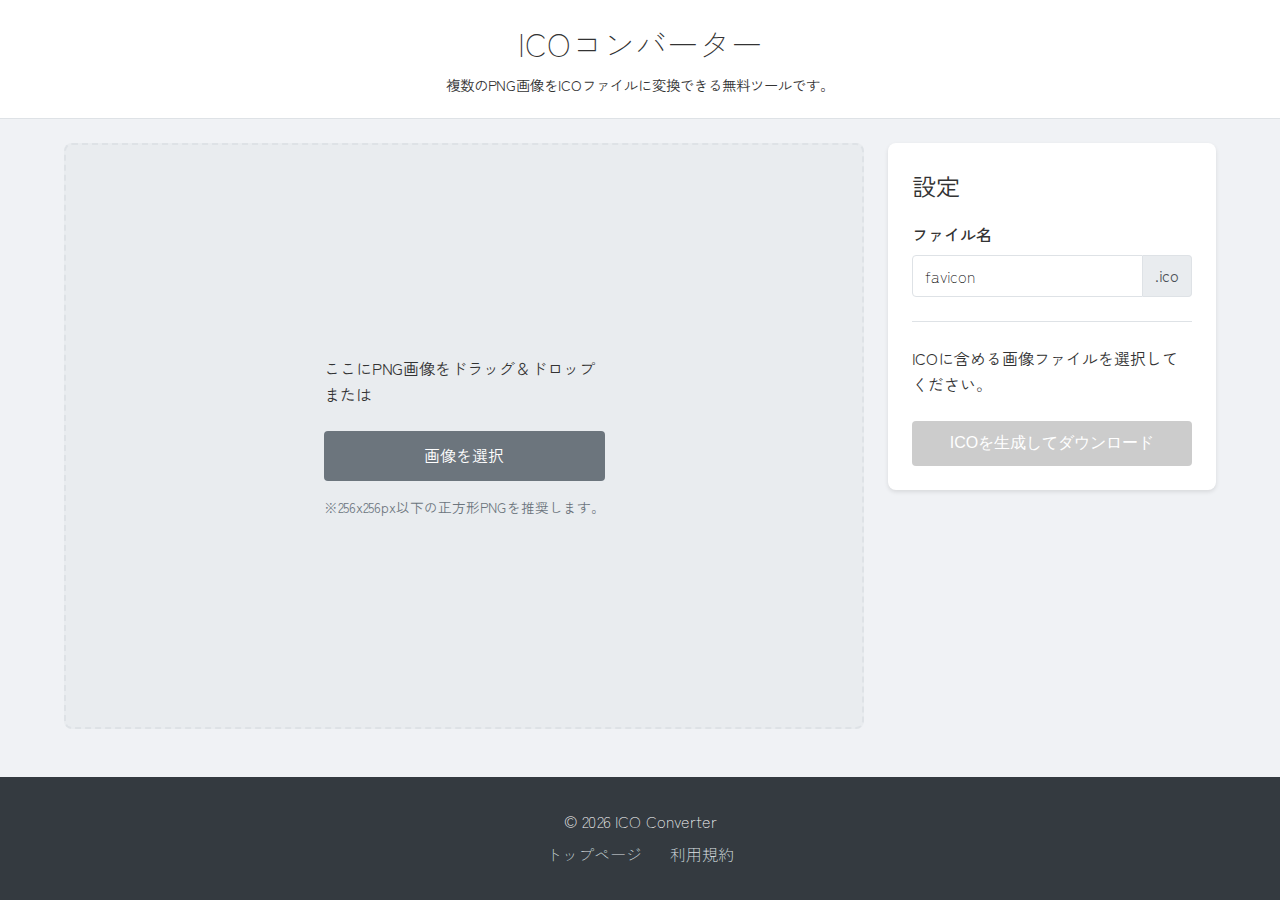
<file: index.html>
<!DOCTYPE html>
<html lang="ja">
<head>
    <meta charset="UTF-8">
    <meta name="viewport" content="width=device-width, initial-scale=1.0">
    <title>ICOコンバーター</title>
    <meta name="description" content="複数のPNG画像を、単一のICOファイルに一括変換できる無料のウェブツールです。ソフトウェアのインストールは不要です。">
    <link rel="canonical" href="https://example.com/">
    
    <link rel="preconnect" href="https://fonts.googleapis.com">
    <link rel="preconnect" href="https://fonts.gstatic.com" crossorigin>
    <link href="https://fonts.googleapis.com/css2?family=Zen+Kaku+Gothic+New:wght@300;400;500;700&display=swap" rel="stylesheet">
    
    <link rel="stylesheet" href="style.css">
</head>
<body>
    <header>
        <h1>ICOコンバーター</h1>
        <p>複数のPNG画像をICOファイルに変換できる無料ツールです。</p>
    </header>

    <main class="app-container">
        <section class="workspace" aria-labelledby="workspace-heading">
            <h2 id="workspace-heading" class="sr-only">画像ワークスペース</h2>
            <div id="upload-prompt">
                <p>ここにPNG画像をドラッグ＆ドロップ<br>または</p>
                <label for="image-loader" class="button">画像を選択</label>
                <input type="file" id="image-loader" name="image-loader" accept="image/png" multiple hidden>
                <p class="upload-note">※256x256px以下の正方形PNGを推奨します。</p>
            </div>
            <div id="preview-container" class="hidden">
                    <!-- プレビュー画像がここに追加されます -->
            </div>
            <button id="add-more-btn" class="add-button hidden" title="画像を追加">+</button>
        </section>

        <aside class="controls" aria-labelledby="controls-heading">
            <h2 id="controls-heading">設定</h2>

            <fieldset>
                <legend>ファイル名</legend>
                <div class="filename-wrapper">
                    <input type="text" id="filename-input" value="favicon" placeholder="favicon">
                    <span class="file-extension">.ico</span>
                </div>
            </fieldset>

            <div class="divider"></div>

            <p id="image-info">ICOに含める画像ファイルを選択してください。</p>
            <button id="generate-btn" class="button primary" disabled>ICOを生成してダウンロード</button>
            <button id="reset-btn" class="button hidden">リセット</button>
        </aside>
    </main>

    <footer>
        <p>© <span id="year"></span> ICO Converter</p>
        <nav>
            <a href="index.html">トップページ</a>
            <a href="terms.html">利用規約</a>
        </nav>
    </footer>

    <script src="script.js"></script>
    <script>
        document.getElementById('year').textContent = new Date().getFullYear();
    </script>
</body>
</html>
</file>
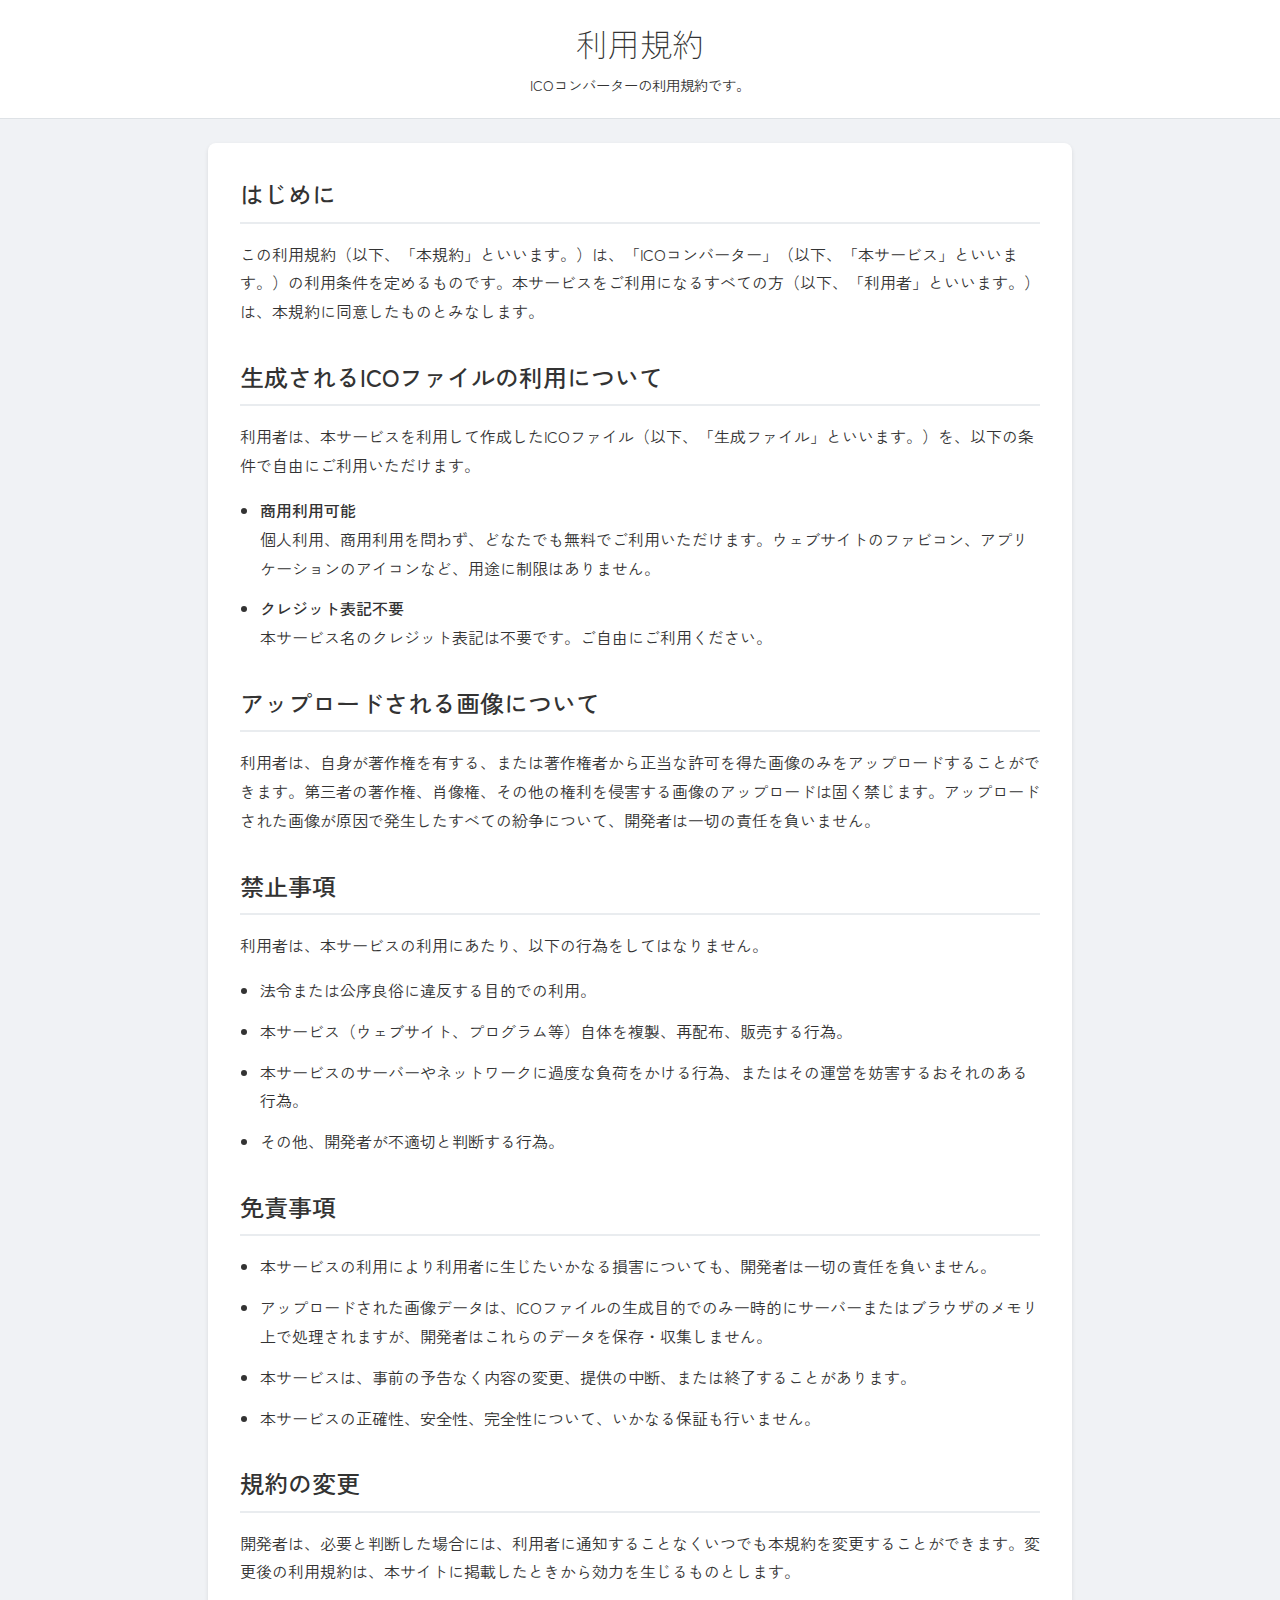
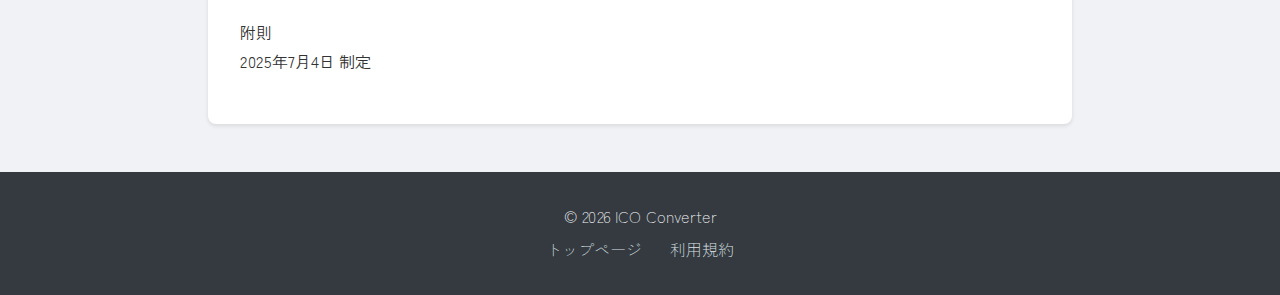
<file: terms.html>
<!DOCTYPE html>
<html lang="ja">
<head>
    <meta charset="UTF-8">
    <meta name="viewport" content="width=device-width, initial-scale=1.0">
    <title>利用規約 | ICOコンバーター</title>
    <meta name="description" content="ICOコンバーターの利用規約ページです。本サービスをご利用いただく前に、必ず内容をご確認ください。">
    <link rel="canonical" href="https://example.com/terms.html">
    
    <link rel="preconnect" href="https://fonts.googleapis.com">
    <link rel="preconnect" href="https://fonts.gstatic.com" crossorigin>
    <link href="https://fonts.googleapis.com/css2?family=Zen+Kaku+Gothic+New:wght@300;400;500;700&display=swap" rel="stylesheet">
    
    <link rel="stylesheet" href="style.css">
</head>
<body>
    <header>
        <h1>利用規約</h1>
        <p>ICOコンバーターの利用規約です。</p>
    </header>

    <main class="page-container">
        <section>
            <h2>はじめに</h2>
            <p>この利用規約（以下、「本規約」といいます。）は、「ICOコンバーター」（以下、「本サービス」といいます。）の利用条件を定めるものです。本サービスをご利用になるすべての方（以下、「利用者」といいます。）は、本規約に同意したものとみなします。</p>

            <h2>生成されるICOファイルの利用について</h2>
            <p>利用者は、本サービスを利用して作成したICOファイル（以下、「生成ファイル」といいます。）を、以下の条件で自由にご利用いただけます。</p>
            <ul>
                <li><strong>商用利用可能</strong><br>個人利用、商用利用を問わず、どなたでも無料でご利用いただけます。ウェブサイトのファビコン、アプリケーションのアイコンなど、用途に制限はありません。</li>
                <li><strong>クレジット表記不要</strong><br>本サービス名のクレジット表記は不要です。ご自由にご利用ください。</li>
            </ul>
            
            <h2>アップロードされる画像について</h2>
            <p>利用者は、自身が著作権を有する、または著作権者から正当な許可を得た画像のみをアップロードすることができます。第三者の著作権、肖像権、その他の権利を侵害する画像のアップロードは固く禁じます。アップロードされた画像が原因で発生したすべての紛争について、開発者は一切の責任を負いません。</p>

            <h2>禁止事項</h2>
            <p>利用者は、本サービスの利用にあたり、以下の行為をしてはなりません。</p>
            <ul>
                <li>法令または公序良俗に違反する目的での利用。</li>
                <li>本サービス（ウェブサイト、プログラム等）自体を複製、再配布、販売する行為。</li>
                <li>本サービスのサーバーやネットワークに過度な負荷をかける行為、またはその運営を妨害するおそれのある行為。</li>
                <li>その他、開発者が不適切と判断する行為。</li>
            </ul>

            <h2>免責事項</h2>
            <ul>
                <li>本サービスの利用により利用者に生じたいかなる損害についても、開発者は一切の責任を負いません。</li>
                <li>アップロードされた画像データは、ICOファイルの生成目的でのみ一時的にサーバーまたはブラウザのメモリ上で処理されますが、開発者はこれらのデータを保存・収集しません。</li>
                <li>本サービスは、事前の予告なく内容の変更、提供の中断、または終了することがあります。</li>
                <li>本サービスの正確性、安全性、完全性について、いかなる保証も行いません。</li>
            </ul>

            <h2>規約の変更</h2>
            <p>開発者は、必要と判断した場合には、利用者に通知することなくいつでも本規約を変更することができます。変更後の利用規約は、本サイトに掲載したときから効力を生じるものとします。</p>

            <p style="margin-top: 2rem;">附則<br>2025年7月4日 制定</p>
        </section>
    </main>

    <footer>
        <p>© <span id="year"></span> ICO Converter</p>
        <nav>
            <a href="index.html">トップページ</a>
            <a href="terms.html">利用規約</a>
        </nav>
    </footer>

    <script>
        document.getElementById('year').textContent = new Date().getFullYear();
    </script>
</body>
</html>
</file>
<file: style.css>
:root {
    --primary-color: #007bff;
    --primary-hover-color: #0056b3;
    --background-color: #f0f2f5;
    --container-bg-color: #ffffff;
    --text-color: #333;
    --border-color: #dee2e6;
    --error-color: #dc3545;
}

html {
    scroll-behavior: smooth;
}

body {
    font-family: "Zen Kaku Gothic New", -apple-system, BlinkMacSystemFont, "Segoe UI", Roboto, Helvetica, Arial, sans-serif, "Hiragino Kaku Gothic ProN", "Meiryo", sans-serif;
    margin: 0;
    background-color: var(--background-color);
    color: var(--text-color);
    line-height: 1.6;
    display: flex;
    flex-direction: column;
    min-height: 100vh;
}

header {
    text-align: center;
    padding: 0.5rem 1rem;
    background-color: var(--container-bg-color);
    border-bottom: 1px solid var(--border-color);
}

header h1 {
    margin: 0.6rem 0 0.25rem 0;
    font-weight: 300;
}

header p {
    margin-top: 0;
    font-size: 0.9rem;
}

/* --- モード選択 --- */
#mode-selection-container {
    display: flex;
    flex-wrap: wrap;
    justify-content: center;
    align-items: center;
    gap: 2rem;
    padding: 2rem;
    flex: 1;
}

.mode-button {
    background: var(--container-bg-color);
    border: 1px solid var(--border-color);
    border-radius: 12px;
    padding: 2rem;
    text-align: center;
    cursor: pointer;
    transition: transform 0.2s ease, box-shadow 0.2s ease;
    width: 300px;
    box-shadow: 0 4px 6px rgba(0,0,0,0.05);
}

.mode-button:hover {
    transform: translateY(-5px);
    box-shadow: 0 8px 15px rgba(0,0,0,0.1);
}

.mode-button .mode-icon {
    width: 128px;
    height: 128px;
    display: block;
    margin: 0 auto 1rem auto;
}

.mode-button h2 {
    margin: 0 0 0.5rem 0;
    color: var(--primary-color);
    font-weight: 400;
}

.mode-button p {
    margin: 0;
    font-size: 0.9rem;
    font-weight: 400;
}

/* --- メインコンテナ --- */
.app-container {
    display: flex;
    flex-wrap: wrap;
    gap: 1.5rem;
    padding: 1.5rem;
    max-width: 1200px;
    margin: 0 auto;
    flex: 1;
    width: 100%;
    box-sizing: border-box;
    position: relative;
}

.back-button {
    position: absolute;
    top: 1.5rem;
    left: 1.5rem;
    background: none;
    border: 1px solid var(--border-color);
    color: var(--text-color);
    padding: 0.25rem 0.75rem;
    border-radius: 20px;
    cursor: pointer;
    font-size: 0.9rem;
    transition: background-color 0.2s, color 0.2s;
}
.back-button:hover {
    background-color: #e9ecef;
}


.workspace {
    flex: 3;
    min-width: 300px;
    display: flex;
    justify-content: center;
    align-items: center;
    background-color: #e9ecef;
    border: 2px dashed var(--border-color);
    border-radius: 8px;
    position: relative;
    overflow-y: auto;
    min-height: 400px;
    padding: 1rem;
    box-sizing: border-box;
    transition: background-color 0.2s, border-color 0.2s;
}
#multi-workspace {
    padding-bottom: 6rem;
}

.workspace.drag-over {
    border-color: var(--primary-color);
    background-color: #e6f2ff;
    border-style: solid;
}

.workspace.drag-over > * {
    pointer-events: none;
}

.controls {
    flex: 1;
    min-width: 280px;
    background-color: var(--container-bg-color);
    padding: 1.5rem;
    border-radius: 8px;
    box-shadow: 0 2px 4px rgba(0,0,0,0.1);
    align-self: flex-start;
}

#multi-upload-prompt, #single-upload-prompt {
    text-align: center;
}

#multi-upload-prompt label, #single-upload-prompt label {
    width: 200px;
    margin-top: 0;
}

.upload-note {
    font-size: 0.85rem;
    color: #6c757d;
    margin-top: 1rem !important;
}

/* --- プレビューエリア --- */
#multi-preview-container, #single-preview-area {
    width: 100%;
    align-content: flex-start;
}
#multi-preview-container {
    height: 100%;
    display: grid;
    grid-template-columns: repeat(auto-fill, minmax(140px, 1fr));
    gap: 1.5rem;
}
#single-preview-area {
    height: 94%;
    display: flex;
    justify-content: center;
    align-items: center;
    padding: 1rem;
}
#single-preview-area img {
    max-width: 100%;
    max-height: 300px;
    border-radius: 8px;
    box-shadow: 0 4px 10px rgba(0,0,0,0.1);
}
.preview-item {
    position: relative;
    border: 1px solid var(--border-color);
    border-radius: 8px;
    padding: 1rem;
    background: var(--container-bg-color);
    font-size: 0.8rem;
    word-break: break-all;
    display: flex;
    flex-direction: column;
    align-items: center;
    justify-content: center;
    box-shadow: 0 1px 3px rgba(0,0,0,0.05);
}

.preview-item.invalid {
    border-color: var(--error-color);
    background-color: #fff5f5;
}

.preview-item img {
    max-width: 100%;
    height: auto;
    display: block;
    margin-bottom: 0.75rem;
    border-radius: 4px;
}

.preview-item .remove-btn {
    position: absolute;
    top: -10px;
    right: -10px;
    width: 24px;
    height: 24px;
    background: var(--error-color);
    color: white;
    border: 2px solid var(--container-bg-color);
    border-radius: 50%;
    cursor: pointer;
    font-size: 14px;
    line-height: 21px;
    text-align: center;
    z-index: 10;
    transition: background-color 0.2s ease;
}
.preview-item .remove-btn:hover {
    background-color: #c82333;
}

.preview-item .file-info, .file-info {
    font-weight: 500;
    color: var(--text-color);
    padding: 0.25rem 0.5rem;
    background: #f8f9fa;
    border-radius: 4px;
}
.preview-item .error-msg, .error-msg {
    color: var(--error-color);
    font-weight: 700;
    margin-top: 0.5rem;
}


/* --- コントロールパネル --- */
.controls h2 {
    font-weight: 400;
    margin: 0 0 1rem 0;
}
fieldset {
    border: none;
    padding: 0;
    margin: 0 0 1rem 0;
}
legend {
    font-weight: 500;
    margin-bottom: 0.5rem;
    padding: 0;
}
.filename-wrapper {
    display: flex;
    align-items: center;
}
input[type="text"] {
    flex-grow: 1;
    padding: 0.5rem 0.75rem;
    border: 1px solid var(--border-color);
    border-radius: 4px 0 0 4px;
    font-size: 1rem;
    font-family: inherit;
    font-weight: 300;
}
input[type="text"]:focus {
    outline: none;
    border-color: var(--primary-color);
    box-shadow: 0 0 0 2px rgba(0, 123, 255, 0.25);
}
.file-extension {
    padding: 0.44rem 0.75rem;
    background-color: #e9ecef;
    border: 1px solid var(--border-color);
    border-left: none;
    border-radius: 0 4px 4px 0;
    font-size: 1rem;
    color: #495057;
}

.size-options {
    display: grid;
    grid-template-columns: repeat(auto-fill, minmax(100px, 1fr));
    gap: 0.5rem;
}
.size-options label {
    display: flex;
    align-items: center;
    gap: 0.5rem;
    font-size: 0.9rem;
    background-color: #f8f9fa;
    padding: 0.5rem;
    border-radius: 4px;
    cursor: pointer;
    border: 1px solid var(--border-color);
}
.size-options label:has(input:checked) {
    background-color: #e6f2ff;
    border-color: var(--primary-color);
}
.size-options input {
    accent-color: var(--primary-color);
}

.divider {
    border-top: 1px solid var(--border-color);
    margin: 1.5rem 0;
}

#multi-image-info {
    font-size: 0.9rem;
    font-weight: 300;
    margin-bottom: 1.5rem;
}

.button {
    display: inline-block;
    padding: 0.75rem 1.5rem;
    border: none;
    border-radius: 4px;
    background-color: #6c757d;
    color: white;
    cursor: pointer;
    text-align: center;
    font-size: 1rem;
    transition: background-color 0.2s ease;
    width: 100%;
    box-sizing: border-box;
    margin-top: 0.5rem;
}
.button:hover:not(:disabled) {
    background-color: #5a6268;
}
.button.primary {
    background-color: var(--primary-color);
}
.button.primary:hover:not(:disabled) {
    background-color: var(--primary-hover-color);
}
.button:disabled {
    background-color: #ccc;
    cursor: not-allowed;
}

.add-button {
    position: absolute;
    bottom: 1.5rem;
    right: 1.5rem;
    width: 50px;
    height: 50px;
    background-color: var(--primary-color);
    color: white;
    border: none;
    border-radius: 50%;
    font-size: 28px;
    line-height: 50px;
    text-align: center;
    cursor: pointer;
    box-shadow: 0 4px 10px rgba(0,0,0,0.2);
    transition: background-color 0.2s, transform 0.2s;
    z-index: 100;
}
.add-button:hover {
    background-color: var(--primary-hover-color);
    transform: scale(1.05);
}

/* --- 共通ヘルパー --- */
.hidden {
    display: none !important;
}
.sr-only {
    position: absolute;
    width: 1px;
    height: 1px;
    padding: 0;
    margin: -1px;
    overflow: hidden;
    clip: rect(0, 0, 0, 0);
    white-space: nowrap;
    border-width: 0;
}

/* --- フッター --- */
footer {
    background-color: #343a40;
    color: #f8f9fa;
    text-align: center;
    padding: 2rem 1rem;
    margin-top: 1.5rem;
    font-weight: 300;
}
footer p {
    margin: 0 0 0.5rem 0;
}
footer nav a {
    color: #dee2e6;
    text-decoration: none;
    margin: 0 0.75rem;
}
footer nav a:hover {
    color: #ffffff;
    text-decoration: underline;
}

/* --- レスポンシブ --- */
@media (max-width: 800px) {
    .app-container {
        flex-direction: column;
        padding: 1rem;
        gap: 1rem;
    }
    .back-button {
        top: 1rem;
        left: 1rem;
    }
    .workspace {
        min-height: 300px;
    }
    #multi-preview-container {
        grid-template-columns: repeat(auto-fill, minmax(120px, 1fr));
        gap: 1rem;
    }
    .add-button {
        bottom: 1rem;
        right: 1rem;
    }
    .controls {
        width: 100%;
        box-sizing: border-box;
        align-self: stretch;
    }
}

/* --- 利用規約ページ用スタイル --- */
.page-container {
    max-width: 800px;
    margin: 1.5rem auto;
    padding: 2rem;
    background-color: var(--container-bg-color);
    border-radius: 8px;
    box-shadow: 0 2px 4px rgba(0,0,0,0.1);
}

.page-container h2 {
    font-weight: 500;
    margin-top: 2rem;
    margin-bottom: 1rem;
    padding-bottom: 0.5rem;
    border-bottom: 2px solid #e9ecef;
}

.page-container h2:first-of-type {
    margin-top: 0;
}

.page-container p, .page-container ul {
    margin-bottom: 1rem;
    line-height: 1.8;
}

.page-container strong {
    font-weight: 500;
}

.page-container ul {
    padding-left: 20px;
}

.page-container li {
    margin-bottom: 0.75rem;
}

@media (max-width: 800px) {
    .page-container {
        margin: 1rem;
        padding: 1.5rem;
    }
}
</file>
